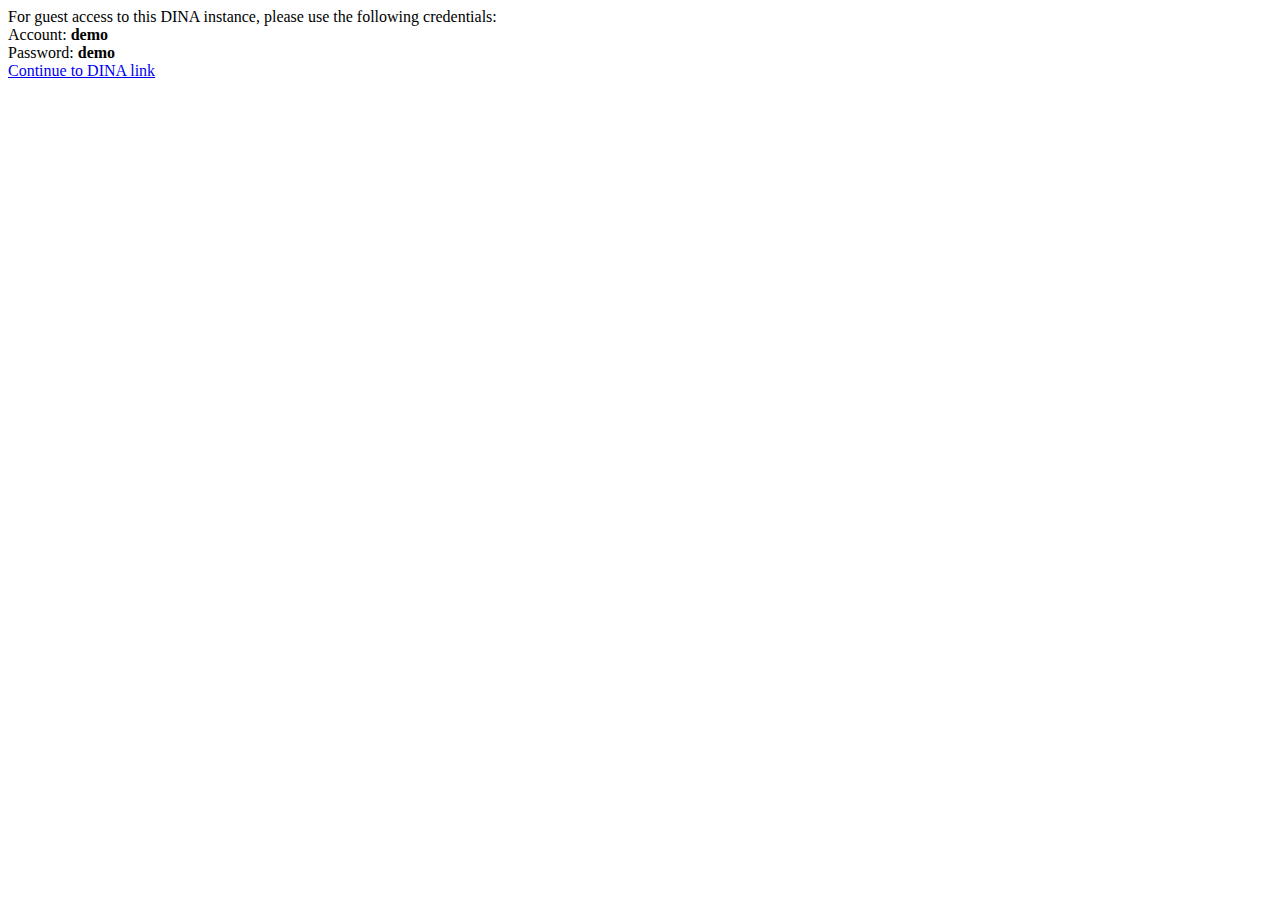
<file: static-files/welcome-bienvenue.html>
<!DOCTYPE html>
<html>
<head>
    <meta charset="UTF-8" />
    <title>Welcome/Bienvenue</title>
</head>
<body>
    For guest access to this DINA instance, please use the following credentials:<br/>
    Account: <b>demo</b><br/>
    Password: <b>demo</b><br/>

    <a href="/">Continue to DINA link</a>

</body>
</html>
</file>
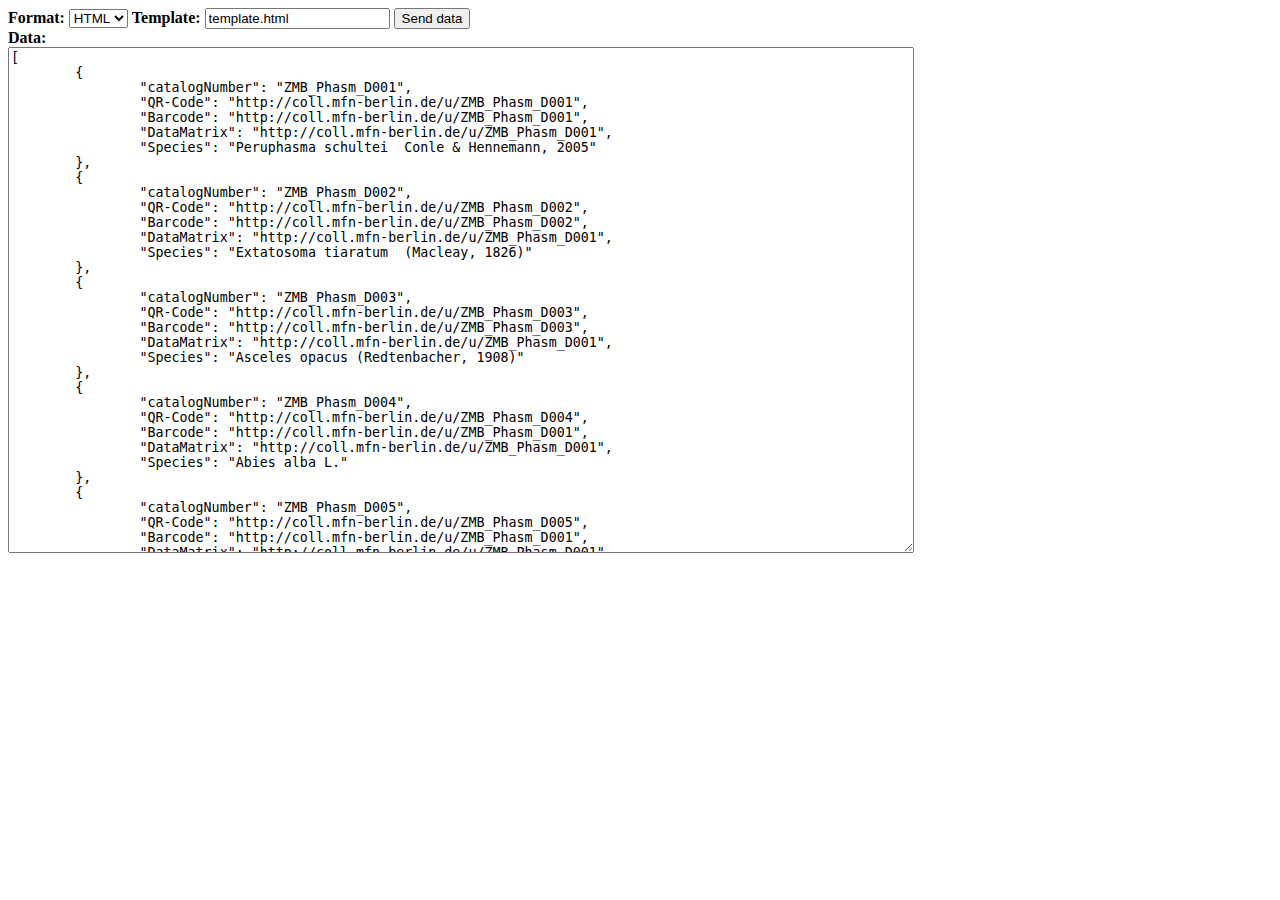
<file: report-label/templates/submit.html>
<?xml version="1.0" encoding="UTF-8"?>
<!DOCTYPE html
    PUBLIC "-//W3C//DTD XHTML 1.0 Strict//EN"
    "http://www.w3.org/TR/xhtml1/DTD/xhtml1-strict.dtd">

<html xmlns="http://www.w3.org/1999/xhtml" xml:lang="en" lang="en">
  <head>
  </head>
  <body>
    <form action="/labels/v1.0/" method="POST">
		<strong>Format: </strong><select name="format"><option value="html">HTML</option><option value="pdf">PDF</option></select>
		<strong>Template: </strong> <input type="text" name="template" value="template.html"/> <input type="submit" value="Send data"/>
		<br/>
		<strong>Data:</strong><br/>
		<textarea name="data" style="width: 900px; height: 500px;">[
	{
		"catalogNumber": "ZMB_Phasm_D001",
		"QR-Code": "http://coll.mfn-berlin.de/u/ZMB_Phasm_D001",
		"Barcode": "http://coll.mfn-berlin.de/u/ZMB_Phasm_D001",
		"DataMatrix": "http://coll.mfn-berlin.de/u/ZMB_Phasm_D001",
		"Species": "Peruphasma schultei  Conle &amp; Hennemann, 2005"
	},
	{
		"catalogNumber": "ZMB_Phasm_D002",
		"QR-Code": "http://coll.mfn-berlin.de/u/ZMB_Phasm_D002",
		"Barcode": "http://coll.mfn-berlin.de/u/ZMB_Phasm_D002",
		"DataMatrix": "http://coll.mfn-berlin.de/u/ZMB_Phasm_D001",
		"Species": "Extatosoma tiaratum  (Macleay, 1826)"
	},
	{
		"catalogNumber": "ZMB_Phasm_D003",
		"QR-Code": "http://coll.mfn-berlin.de/u/ZMB_Phasm_D003",
		"Barcode": "http://coll.mfn-berlin.de/u/ZMB_Phasm_D003",
		"DataMatrix": "http://coll.mfn-berlin.de/u/ZMB_Phasm_D001",
		"Species": "Asceles opacus (Redtenbacher, 1908)"
	},
	{
		"catalogNumber": "ZMB_Phasm_D004",
		"QR-Code": "http://coll.mfn-berlin.de/u/ZMB_Phasm_D004",
		"Barcode": "http://coll.mfn-berlin.de/u/ZMB_Phasm_D001",
		"DataMatrix": "http://coll.mfn-berlin.de/u/ZMB_Phasm_D001",
		"Species": "Abies alba L."
	},
	{
		"catalogNumber": "ZMB_Phasm_D005",
		"QR-Code": "http://coll.mfn-berlin.de/u/ZMB_Phasm_D005",
		"Barcode": "http://coll.mfn-berlin.de/u/ZMB_Phasm_D001",
		"DataMatrix": "http://coll.mfn-berlin.de/u/ZMB_Phasm_D001",
		"Species": "Abies alba L."
	},
	{
		"catalogNumber": "ZMB_Phasm_D006",
		"QR-Code": "http://coll.mfn-berlin.de/u/ZMB_Phasm_D006",
		"Barcode": "http://coll.mfn-berlin.de/u/ZMB_Phasm_D001",
		"DataMatrix": "http://coll.mfn-berlin.de/u/ZMB_Phasm_D001",
		"Species": "Abies alba L."
	},
	{
		"catalogNumber": "ZMB_Phasm_D001",
		"QR-Code": "http://coll.mfn-berlin.de/u/ZMB_Phasm_D001",
		"Barcode": "http://coll.mfn-berlin.de/u/ZMB_Phasm_D001",
		"DataMatrix": "http://coll.mfn-berlin.de/u/ZMB_Phasm_D001",
		"Species": "Abies alba L."
	},
	{
		"catalogNumber": "ZMB_Phasm_D002",
		"QR-Code": "http://coll.mfn-berlin.de/u/ZMB_Phasm_D002",
		"Barcode": "http://coll.mfn-berlin.de/u/ZMB_Phasm_D001",
		"DataMatrix": "http://coll.mfn-berlin.de/u/ZMB_Phasm_D001",
		"Species": "Abies alba L."
	},
	{
		"catalogNumber": "ZMB_Phasm_D003",
		"QR-Code": "http://coll.mfn-berlin.de/u/ZMB_Phasm_D003",
		"Barcode": "http://coll.mfn-berlin.de/u/ZMB_Phasm_D001",
		"DataMatrix": "http://coll.mfn-berlin.de/u/ZMB_Phasm_D001",
		"Species": "Abies alba L."
	},
	{
		"catalogNumber": "ZMB_Phasm_D004",
		"QR-Code": "http://coll.mfn-berlin.de/u/ZMB_Phasm_D004",
		"Barcode": "http://coll.mfn-berlin.de/u/ZMB_Phasm_D001",
		"DataMatrix": "http://coll.mfn-berlin.de/u/ZMB_Phasm_D001",
		"Species": "Abies alba L."
	},
	{
		"catalogNumber": "ZMB_Phasm_D005",
		"QR-Code": "http://coll.mfn-berlin.de/u/ZMB_Phasm_D005",
		"Barcode": "http://coll.mfn-berlin.de/u/ZMB_Phasm_D001",
		"DataMatrix": "http://coll.mfn-berlin.de/u/ZMB_Phasm_D001",
		"Species": "Abies alba L."
	},
	{
		"catalogNumber": "ZMB_Phasm_D006",
		"QR-Code": "http://coll.mfn-berlin.de/u/ZMB_Phasm_D006",
		"Barcode": "http://coll.mfn-berlin.de/u/ZMB_Phasm_D001",
		"DataMatrix": "http://coll.mfn-berlin.de/u/ZMB_Phasm_D001",
		"Species": "Abies alba L."
	},
	{
		"catalogNumber": "ZMB_Phasm_D001",
		"QR-Code": "http://coll.mfn-berlin.de/u/ZMB_Phasm_D001",
		"Barcode": "http://coll.mfn-berlin.de/u/ZMB_Phasm_D001",
		"DataMatrix": "http://coll.mfn-berlin.de/u/ZMB_Phasm_D001",
		"Species": "Abies alba L."
	},
	{
		"catalogNumber": "ZMB_Phasm_D002",
		"QR-Code": "http://coll.mfn-berlin.de/u/ZMB_Phasm_D002",
		"Barcode": "http://coll.mfn-berlin.de/u/ZMB_Phasm_D001",
		"DataMatrix": "http://coll.mfn-berlin.de/u/ZMB_Phasm_D001",
		"Species": "Abies alba L."
	},
	{
		"catalogNumber": "ZMB_Phasm_D003",
		"QR-Code": "http://coll.mfn-berlin.de/u/ZMB_Phasm_D003",
		"Barcode": "http://coll.mfn-berlin.de/u/ZMB_Phasm_D001",
		"DataMatrix": "http://coll.mfn-berlin.de/u/ZMB_Phasm_D001",
		"Species": "Abies alba L."
	},
	{
		"catalogNumber": "ZMB_Phasm_D004",
		"QR-Code": "http://coll.mfn-berlin.de/u/ZMB_Phasm_D004",
		"Barcode": "http://coll.mfn-berlin.de/u/ZMB_Phasm_D001",
		"DataMatrix": "http://coll.mfn-berlin.de/u/ZMB_Phasm_D001",
		"Species": "Abies alba L."
	},
	{
		"catalogNumber": "ZMB_Phasm_D005",
		"QR-Code": "http://coll.mfn-berlin.de/u/ZMB_Phasm_D005",
		"Barcode": "http://coll.mfn-berlin.de/u/ZMB_Phasm_D001",
		"DataMatrix": "http://coll.mfn-berlin.de/u/ZMB_Phasm_D001",
		"Species": "Abies alba L."
	},
	{
		"catalogNumber": "ZMB_Phasm_D006",
		"QR-Code": "http://coll.mfn-berlin.de/u/ZMB_Phasm_D006",
		"Barcode": "http://coll.mfn-berlin.de/u/ZMB_Phasm_D001",
		"DataMatrix": "http://coll.mfn-berlin.de/u/ZMB_Phasm_D001",
		"Species": "Abies alba L."
	},
	{
		"catalogNumber": "ZMB_Phasm_D001",
		"QR-Code": "http://coll.mfn-berlin.de/u/ZMB_Phasm_D001",
		"Barcode": "http://coll.mfn-berlin.de/u/ZMB_Phasm_D001",
		"DataMatrix": "http://coll.mfn-berlin.de/u/ZMB_Phasm_D001",
		"Species": "Abies alba L."
	},
	{
		"catalogNumber": "ZMB_Phasm_D002",
		"QR-Code": "http://coll.mfn-berlin.de/u/ZMB_Phasm_D002",
		"Barcode": "http://coll.mfn-berlin.de/u/ZMB_Phasm_D001",
		"DataMatrix": "http://coll.mfn-berlin.de/u/ZMB_Phasm_D001",
		"Species": "Abies alba L."
	},
	{
		"catalogNumber": "ZMB_Phasm_D003",
		"QR-Code": "http://coll.mfn-berlin.de/u/ZMB_Phasm_D003",
		"Barcode": "http://coll.mfn-berlin.de/u/ZMB_Phasm_D001",
		"DataMatrix": "http://coll.mfn-berlin.de/u/ZMB_Phasm_D001",
		"Species": "Abies alba L."
	},
	{
		"catalogNumber": "ZMB_Phasm_D004",
		"QR-Code": "http://coll.mfn-berlin.de/u/ZMB_Phasm_D004",
		"Barcode": "http://coll.mfn-berlin.de/u/ZMB_Phasm_D001",
		"DataMatrix": "http://coll.mfn-berlin.de/u/ZMB_Phasm_D001",
		"Species": "Abies alba L."
	},
	{
		"catalogNumber": "ZMB_Phasm_D005",
		"QR-Code": "http://coll.mfn-berlin.de/u/ZMB_Phasm_D005",
		"Barcode": "http://coll.mfn-berlin.de/u/ZMB_Phasm_D001",
		"DataMatrix": "http://coll.mfn-berlin.de/u/ZMB_Phasm_D001",
		"Species": "Abies alba L."
	},
	{
		"catalogNumber": "ZMB_Phasm_D006",
		"QR-Code": "http://coll.mfn-berlin.de/u/ZMB_Phasm_D006",
		"Barcode": "http://coll.mfn-berlin.de/u/ZMB_Phasm_D001",
		"DataMatrix": "http://coll.mfn-berlin.de/u/ZMB_Phasm_D001",
		"Species": "Abies alba L."
	},
	{
		"catalogNumber": "ZMB_Phasm_D001",
		"QR-Code": "http://coll.mfn-berlin.de/u/ZMB_Phasm_D001",
		"Barcode": "http://coll.mfn-berlin.de/u/ZMB_Phasm_D001",
		"DataMatrix": "http://coll.mfn-berlin.de/u/ZMB_Phasm_D001",
		"Species": "Abies alba L."
	},
	{
		"catalogNumber": "ZMB_Phasm_D002",
		"QR-Code": "http://coll.mfn-berlin.de/u/ZMB_Phasm_D002",
		"Barcode": "http://coll.mfn-berlin.de/u/ZMB_Phasm_D001",
		"DataMatrix": "http://coll.mfn-berlin.de/u/ZMB_Phasm_D001",
		"Species": "Abies alba L."
	},
	{
		"catalogNumber": "ZMB_Phasm_D003",
		"QR-Code": "http://coll.mfn-berlin.de/u/ZMB_Phasm_D003",
		"Barcode": "http://coll.mfn-berlin.de/u/ZMB_Phasm_D001",
		"DataMatrix": "http://coll.mfn-berlin.de/u/ZMB_Phasm_D001",
		"Species": "Abies alba L."
	},
	{
		"catalogNumber": "ZMB_Phasm_D004",
		"QR-Code": "http://coll.mfn-berlin.de/u/ZMB_Phasm_D004",
		"Barcode": "http://coll.mfn-berlin.de/u/ZMB_Phasm_D001",
		"DataMatrix": "http://coll.mfn-berlin.de/u/ZMB_Phasm_D001",
		"Species": "Abies alba L."
	},
	{
		"catalogNumber": "ZMB_Phasm_D005",
		"QR-Code": "http://coll.mfn-berlin.de/u/ZMB_Phasm_D005",
		"Barcode": "http://coll.mfn-berlin.de/u/ZMB_Phasm_D001",
		"DataMatrix": "http://coll.mfn-berlin.de/u/ZMB_Phasm_D001",
		"Species": "Abies alba L."
	},
	{
		"catalogNumber": "ZMB_Phasm_D006",
		"QR-Code": "http://coll.mfn-berlin.de/u/ZMB_Phasm_D006",
		"Barcode": "http://coll.mfn-berlin.de/u/ZMB_Phasm_D001",
		"DataMatrix": "http://coll.mfn-berlin.de/u/ZMB_Phasm_D001",
		"Species": "Abies alba L."
	},
	{
		"catalogNumber": "ZMB_Phasm_D001",
		"QR-Code": "http://coll.mfn-berlin.de/u/ZMB_Phasm_D001",
		"Barcode": "http://coll.mfn-berlin.de/u/ZMB_Phasm_D001",
		"DataMatrix": "http://coll.mfn-berlin.de/u/ZMB_Phasm_D001",
		"Species": "Abies alba L."
	},
	{
		"catalogNumber": "ZMB_Phasm_D002",
		"QR-Code": "http://coll.mfn-berlin.de/u/ZMB_Phasm_D002",
		"Barcode": "http://coll.mfn-berlin.de/u/ZMB_Phasm_D001",
		"DataMatrix": "http://coll.mfn-berlin.de/u/ZMB_Phasm_D001",
		"Species": "Abies alba L."
	},
	{
		"catalogNumber": "ZMB_Phasm_D003",
		"QR-Code": "http://coll.mfn-berlin.de/u/ZMB_Phasm_D003",
		"Barcode": "http://coll.mfn-berlin.de/u/ZMB_Phasm_D001",
		"DataMatrix": "http://coll.mfn-berlin.de/u/ZMB_Phasm_D001",
		"Species": "Abies alba L."
	},
	{
		"catalogNumber": "ZMB_Phasm_D004",
		"QR-Code": "http://coll.mfn-berlin.de/u/ZMB_Phasm_D004",
		"Barcode": "http://coll.mfn-berlin.de/u/ZMB_Phasm_D001",
		"DataMatrix": "http://coll.mfn-berlin.de/u/ZMB_Phasm_D001",
		"Species": "Abies alba L."
	},
	{
		"catalogNumber": "ZMB_Phasm_D005",
		"QR-Code": "http://coll.mfn-berlin.de/u/ZMB_Phasm_D005",
		"Barcode": "http://coll.mfn-berlin.de/u/ZMB_Phasm_D001",
		"DataMatrix": "http://coll.mfn-berlin.de/u/ZMB_Phasm_D001",
		"Species": "Abies alba L."
	},
	{
		"catalogNumber": "ZMB_Phasm_D006",
		"QR-Code": "http://coll.mfn-berlin.de/u/ZMB_Phasm_D006",
		"Barcode": "http://coll.mfn-berlin.de/u/ZMB_Phasm_D001",
		"DataMatrix": "http://coll.mfn-berlin.de/u/ZMB_Phasm_D001",
		"Species": "Abies alba L."
	},
	{
		"catalogNumber": "ZMB_Phasm_D001",
		"QR-Code": "http://coll.mfn-berlin.de/u/ZMB_Phasm_D001",
		"Barcode": "http://coll.mfn-berlin.de/u/ZMB_Phasm_D001",
		"DataMatrix": "http://coll.mfn-berlin.de/u/ZMB_Phasm_D001",
		"Species": "Abies alba L."
	},
	{
		"catalogNumber": "ZMB_Phasm_D002",
		"QR-Code": "http://coll.mfn-berlin.de/u/ZMB_Phasm_D002",
		"Barcode": "http://coll.mfn-berlin.de/u/ZMB_Phasm_D001",
		"DataMatrix": "http://coll.mfn-berlin.de/u/ZMB_Phasm_D001",
		"Species": "Abies alba L."
	},
	{
		"catalogNumber": "ZMB_Phasm_D003",
		"QR-Code": "http://coll.mfn-berlin.de/u/ZMB_Phasm_D003",
		"Barcode": "http://coll.mfn-berlin.de/u/ZMB_Phasm_D001",
		"DataMatrix": "http://coll.mfn-berlin.de/u/ZMB_Phasm_D001",
		"Species": "Abies alba L."
	},
	{
		"catalogNumber": "ZMB_Phasm_D004",
		"QR-Code": "http://coll.mfn-berlin.de/u/ZMB_Phasm_D004",
		"Barcode": "http://coll.mfn-berlin.de/u/ZMB_Phasm_D001",
		"DataMatrix": "http://coll.mfn-berlin.de/u/ZMB_Phasm_D001",
		"Species": "Abies alba L."
	},
	{
		"catalogNumber": "ZMB_Phasm_D005",
		"QR-Code": "http://coll.mfn-berlin.de/u/ZMB_Phasm_D005",
		"Barcode": "http://coll.mfn-berlin.de/u/ZMB_Phasm_D001",
		"DataMatrix": "http://coll.mfn-berlin.de/u/ZMB_Phasm_D001",
		"Species": "Abies alba L."
	},
	{
		"catalogNumber": "ZMB_Phasm_D006",
		"QR-Code": "http://coll.mfn-berlin.de/u/ZMB_Phasm_D006",
		"Barcode": "http://coll.mfn-berlin.de/u/ZMB_Phasm_D001",
		"DataMatrix": "http://coll.mfn-berlin.de/u/ZMB_Phasm_D001",
		"Species": "Abies alba L."
	},
	{
		"catalogNumber": "ZMB_Phasm_D001",
		"QR-Code": "http://coll.mfn-berlin.de/u/ZMB_Phasm_D001",
		"Barcode": "http://coll.mfn-berlin.de/u/ZMB_Phasm_D001",
		"DataMatrix": "http://coll.mfn-berlin.de/u/ZMB_Phasm_D001",
		"Species": "Abies alba L."
	},
	{
		"catalogNumber": "ZMB_Phasm_D002",
		"QR-Code": "http://coll.mfn-berlin.de/u/ZMB_Phasm_D002",
		"Barcode": "http://coll.mfn-berlin.de/u/ZMB_Phasm_D001",
		"DataMatrix": "http://coll.mfn-berlin.de/u/ZMB_Phasm_D001",
		"Species": "Abies alba L."
	},
	{
		"catalogNumber": "ZMB_Phasm_D003",
		"QR-Code": "http://coll.mfn-berlin.de/u/ZMB_Phasm_D003",
		"Barcode": "http://coll.mfn-berlin.de/u/ZMB_Phasm_D001",
		"DataMatrix": "http://coll.mfn-berlin.de/u/ZMB_Phasm_D001",
		"Species": "Abies alba L."
	},
	{
		"catalogNumber": "ZMB_Phasm_D004",
		"QR-Code": "http://coll.mfn-berlin.de/u/ZMB_Phasm_D004",
		"Barcode": "http://coll.mfn-berlin.de/u/ZMB_Phasm_D001",
		"DataMatrix": "http://coll.mfn-berlin.de/u/ZMB_Phasm_D001",
		"Species": "Abies alba L."
	},
	{
		"catalogNumber": "ZMB_Phasm_D005",
		"QR-Code": "http://coll.mfn-berlin.de/u/ZMB_Phasm_D005",
		"Barcode": "http://coll.mfn-berlin.de/u/ZMB_Phasm_D001",
		"DataMatrix": "http://coll.mfn-berlin.de/u/ZMB_Phasm_D001",
		"Species": "Abies alba L."
	},
	{
		"catalogNumber": "ZMB_Phasm_D006",
		"QR-Code": "http://coll.mfn-berlin.de/u/ZMB_Phasm_D006",
		"Barcode": "http://coll.mfn-berlin.de/u/ZMB_Phasm_D001",
		"DataMatrix": "http://coll.mfn-berlin.de/u/ZMB_Phasm_D001",
		"Species": "Abies alba L."
	},
	{
		"catalogNumber": "ZMB_Phasm_D001",
		"QR-Code": "http://coll.mfn-berlin.de/u/ZMB_Phasm_D001",
		"Barcode": "http://coll.mfn-berlin.de/u/ZMB_Phasm_D001",
		"DataMatrix": "http://coll.mfn-berlin.de/u/ZMB_Phasm_D001",
		"Species": "Abies alba L."
	},
	{
		"catalogNumber": "ZMB_Phasm_D002",
		"QR-Code": "http://coll.mfn-berlin.de/u/ZMB_Phasm_D002",
		"Barcode": "http://coll.mfn-berlin.de/u/ZMB_Phasm_D001",
		"DataMatrix": "http://coll.mfn-berlin.de/u/ZMB_Phasm_D001",
		"Species": "Abies alba L."
	},
	{
		"catalogNumber": "ZMB_Phasm_D003",
		"QR-Code": "http://coll.mfn-berlin.de/u/ZMB_Phasm_D003",
		"Barcode": "http://coll.mfn-berlin.de/u/ZMB_Phasm_D001",
		"DataMatrix": "http://coll.mfn-berlin.de/u/ZMB_Phasm_D001",
		"Species": "Abies alba L."
	},
	{
		"catalogNumber": "ZMB_Phasm_D001",
		"QR-Code": "http://coll.mfn-berlin.de/u/ZMB_Phasm_D001",
		"Barcode": "http://coll.mfn-berlin.de/u/ZMB_Phasm_D001",
		"DataMatrix": "http://coll.mfn-berlin.de/u/ZMB_Phasm_D001",
		"Species": "Abies alba L."
	},
	{
		"catalogNumber": "ZMB_Phasm_D002",
		"QR-Code": "http://coll.mfn-berlin.de/u/ZMB_Phasm_D002",
		"Barcode": "http://coll.mfn-berlin.de/u/ZMB_Phasm_D001",
		"DataMatrix": "http://coll.mfn-berlin.de/u/ZMB_Phasm_D001",
		"Species": "Abies alba L."
	},
	{
		"catalogNumber": "ZMB_Phasm_D003",
		"QR-Code": "http://coll.mfn-berlin.de/u/ZMB_Phasm_D003",
		"Barcode": "http://coll.mfn-berlin.de/u/ZMB_Phasm_D001",
		"DataMatrix": "http://coll.mfn-berlin.de/u/ZMB_Phasm_D001",
		"Species": "Abies alba L."
	},
	{
		"catalogNumber": "ZMB_Phasm_D004",
		"QR-Code": "http://coll.mfn-berlin.de/u/ZMB_Phasm_D004",
		"Barcode": "http://coll.mfn-berlin.de/u/ZMB_Phasm_D001",
		"DataMatrix": "http://coll.mfn-berlin.de/u/ZMB_Phasm_D001",
		"Species": "Abies alba L."
	},
	{
		"catalogNumber": "ZMB_Phasm_D005",
		"QR-Code": "http://coll.mfn-berlin.de/u/ZMB_Phasm_D005",
		"Barcode": "http://coll.mfn-berlin.de/u/ZMB_Phasm_D001",
		"DataMatrix": "http://coll.mfn-berlin.de/u/ZMB_Phasm_D001",
		"Species": "Abies alba L."
	},
	{
		"catalogNumber": "ZMB_Phasm_D006",
		"QR-Code": "http://coll.mfn-berlin.de/u/ZMB_Phasm_D006",
		"Barcode": "http://coll.mfn-berlin.de/u/ZMB_Phasm_D001",
		"DataMatrix": "http://coll.mfn-berlin.de/u/ZMB_Phasm_D001",
		"Species": "Abies alba L."
	},
	{
		"catalogNumber": "ZMB_Phasm_D001",
		"QR-Code": "http://coll.mfn-berlin.de/u/ZMB_Phasm_D001",
		"Barcode": "http://coll.mfn-berlin.de/u/ZMB_Phasm_D001",
		"DataMatrix": "http://coll.mfn-berlin.de/u/ZMB_Phasm_D001",
		"Species": "Abies alba L."
	},
	{
		"catalogNumber": "ZMB_Phasm_D002",
		"QR-Code": "http://coll.mfn-berlin.de/u/ZMB_Phasm_D002",
		"Barcode": "http://coll.mfn-berlin.de/u/ZMB_Phasm_D001",
		"DataMatrix": "http://coll.mfn-berlin.de/u/ZMB_Phasm_D001",
		"Species": "Abies alba L."
	},
	{
		"catalogNumber": "ZMB_Phasm_D003",
		"QR-Code": "http://coll.mfn-berlin.de/u/ZMB_Phasm_D003",
		"Barcode": "http://coll.mfn-berlin.de/u/ZMB_Phasm_D001",
		"DataMatrix": "http://coll.mfn-berlin.de/u/ZMB_Phasm_D001",
		"Species": "Abies alba L."
	},
	{
		"catalogNumber": "ZMB_Phasm_D004",
		"QR-Code": "http://coll.mfn-berlin.de/u/ZMB_Phasm_D004",
		"Barcode": "http://coll.mfn-berlin.de/u/ZMB_Phasm_D001",
		"DataMatrix": "http://coll.mfn-berlin.de/u/ZMB_Phasm_D001",
		"Species": "Abies alba L."
	},
	{
		"catalogNumber": "ZMB_Phasm_D005",
		"QR-Code": "http://coll.mfn-berlin.de/u/ZMB_Phasm_D005",
		"Barcode": "http://coll.mfn-berlin.de/u/ZMB_Phasm_D001",
		"DataMatrix": "http://coll.mfn-berlin.de/u/ZMB_Phasm_D001",
		"Species": "Abies alba L."
	},
	{
		"catalogNumber": "ZMB_Phasm_D006",
		"QR-Code": "http://coll.mfn-berlin.de/u/ZMB_Phasm_D006",
		"Barcode": "http://coll.mfn-berlin.de/u/ZMB_Phasm_D001",
		"DataMatrix": "http://coll.mfn-berlin.de/u/ZMB_Phasm_D001",
		"Species": "Abies alba L."
	},
	{
		"catalogNumber": "ZMB_Phasm_D001",
		"QR-Code": "http://coll.mfn-berlin.de/u/ZMB_Phasm_D001",
		"Barcode": "http://coll.mfn-berlin.de/u/ZMB_Phasm_D001",
		"DataMatrix": "http://coll.mfn-berlin.de/u/ZMB_Phasm_D001",
		"Species": "Abies alba L."
	},
	{
		"catalogNumber": "ZMB_Phasm_D002",
		"QR-Code": "http://coll.mfn-berlin.de/u/ZMB_Phasm_D002",
		"Barcode": "http://coll.mfn-berlin.de/u/ZMB_Phasm_D001",
		"DataMatrix": "http://coll.mfn-berlin.de/u/ZMB_Phasm_D001",
		"Species": "Abies alba L."
	},
	{
		"catalogNumber": "ZMB_Phasm_D003",
		"QR-Code": "http://coll.mfn-berlin.de/u/ZMB_Phasm_D003",
		"Barcode": "http://coll.mfn-berlin.de/u/ZMB_Phasm_D001",
		"DataMatrix": "http://coll.mfn-berlin.de/u/ZMB_Phasm_D001",
		"Species": "Abies alba L."
	},
	{
		"catalogNumber": "ZMB_Phasm_D004",
		"QR-Code": "http://coll.mfn-berlin.de/u/ZMB_Phasm_D004",
		"Barcode": "http://coll.mfn-berlin.de/u/ZMB_Phasm_D001",
		"DataMatrix": "http://coll.mfn-berlin.de/u/ZMB_Phasm_D001",
		"Species": "Abies alba L."
	},
	{
		"catalogNumber": "ZMB_Phasm_D005",
		"QR-Code": "http://coll.mfn-berlin.de/u/ZMB_Phasm_D005",
		"Barcode": "http://coll.mfn-berlin.de/u/ZMB_Phasm_D001",
		"DataMatrix": "http://coll.mfn-berlin.de/u/ZMB_Phasm_D001",
		"Species": "Abies alba L."
	},
	{
		"catalogNumber": "ZMB_Phasm_D006",
		"QR-Code": "http://coll.mfn-berlin.de/u/ZMB_Phasm_D006",
		"Barcode": "http://coll.mfn-berlin.de/u/ZMB_Phasm_D001",
		"DataMatrix": "http://coll.mfn-berlin.de/u/ZMB_Phasm_D001",
		"Species": "Abies alba L."
	},
	{
		"catalogNumber": "ZMB_Phasm_D001",
		"QR-Code": "http://coll.mfn-berlin.de/u/ZMB_Phasm_D001",
		"Barcode": "http://coll.mfn-berlin.de/u/ZMB_Phasm_D001",
		"DataMatrix": "http://coll.mfn-berlin.de/u/ZMB_Phasm_D001",
		"Species": "Abies alba L."
	},
	{
		"catalogNumber": "ZMB_Phasm_D002",
		"QR-Code": "http://coll.mfn-berlin.de/u/ZMB_Phasm_D002",
		"Barcode": "http://coll.mfn-berlin.de/u/ZMB_Phasm_D001",
		"DataMatrix": "http://coll.mfn-berlin.de/u/ZMB_Phasm_D001",
		"Species": "Abies alba L."
	},
	{
		"catalogNumber": "ZMB_Phasm_D003",
		"QR-Code": "http://coll.mfn-berlin.de/u/ZMB_Phasm_D003",
		"Barcode": "http://coll.mfn-berlin.de/u/ZMB_Phasm_D001",
		"DataMatrix": "http://coll.mfn-berlin.de/u/ZMB_Phasm_D001",
		"Species": "Abies alba L."
	},
	{
		"catalogNumber": "ZMB_Phasm_D004",
		"QR-Code": "http://coll.mfn-berlin.de/u/ZMB_Phasm_D004",
		"Barcode": "http://coll.mfn-berlin.de/u/ZMB_Phasm_D001",
		"DataMatrix": "http://coll.mfn-berlin.de/u/ZMB_Phasm_D001",
		"Species": "Abies alba L."
	},
	{
		"catalogNumber": "ZMB_Phasm_D005",
		"QR-Code": "http://coll.mfn-berlin.de/u/ZMB_Phasm_D005",
		"Barcode": "http://coll.mfn-berlin.de/u/ZMB_Phasm_D001",
		"DataMatrix": "http://coll.mfn-berlin.de/u/ZMB_Phasm_D001",
		"Species": "Abies alba L."
	},
	{
		"catalogNumber": "ZMB_Phasm_D006",
		"QR-Code": "http://coll.mfn-berlin.de/u/ZMB_Phasm_D006",
		"Barcode": "http://coll.mfn-berlin.de/u/ZMB_Phasm_D001",
		"DataMatrix": "http://coll.mfn-berlin.de/u/ZMB_Phasm_D001",
		"Species": "Abies alba L."
	},
	{
		"catalogNumber": "ZMB_Phasm_D001",
		"QR-Code": "http://coll.mfn-berlin.de/u/ZMB_Phasm_D001",
		"Barcode": "http://coll.mfn-berlin.de/u/ZMB_Phasm_D001",
		"DataMatrix": "http://coll.mfn-berlin.de/u/ZMB_Phasm_D001",
		"Species": "Abies alba L."
	},
	{
		"catalogNumber": "ZMB_Phasm_D002",
		"QR-Code": "http://coll.mfn-berlin.de/u/ZMB_Phasm_D002",
		"Barcode": "http://coll.mfn-berlin.de/u/ZMB_Phasm_D001",
		"DataMatrix": "http://coll.mfn-berlin.de/u/ZMB_Phasm_D001",
		"Species": "Abies alba L."
	},
	{
		"catalogNumber": "ZMB_Phasm_D003",
		"QR-Code": "http://coll.mfn-berlin.de/u/ZMB_Phasm_D003",
		"Barcode": "http://coll.mfn-berlin.de/u/ZMB_Phasm_D001",
		"DataMatrix": "http://coll.mfn-berlin.de/u/ZMB_Phasm_D001",
		"Species": "Abies alba L."
	},
	{
		"catalogNumber": "ZMB_Phasm_D004",
		"QR-Code": "http://coll.mfn-berlin.de/u/ZMB_Phasm_D004",
		"Barcode": "http://coll.mfn-berlin.de/u/ZMB_Phasm_D001",
		"DataMatrix": "http://coll.mfn-berlin.de/u/ZMB_Phasm_D001",
		"Species": "Abies alba L."
	},
	{
		"catalogNumber": "ZMB_Phasm_D005",
		"QR-Code": "http://coll.mfn-berlin.de/u/ZMB_Phasm_D005",
		"Barcode": "http://coll.mfn-berlin.de/u/ZMB_Phasm_D001",
		"DataMatrix": "http://coll.mfn-berlin.de/u/ZMB_Phasm_D001",
		"Species": "Abies alba L."
	},
	{
		"catalogNumber": "ZMB_Phasm_D006",
		"QR-Code": "http://coll.mfn-berlin.de/u/ZMB_Phasm_D006",
		"Barcode": "http://coll.mfn-berlin.de/u/ZMB_Phasm_D001",
		"DataMatrix": "http://coll.mfn-berlin.de/u/ZMB_Phasm_D001",
		"Species": "Abies alba L."
	},
	{
		"catalogNumber": "ZMB_Phasm_D001",
		"QR-Code": "http://coll.mfn-berlin.de/u/ZMB_Phasm_D001",
		"Barcode": "http://coll.mfn-berlin.de/u/ZMB_Phasm_D001",
		"DataMatrix": "http://coll.mfn-berlin.de/u/ZMB_Phasm_D001",
		"Species": "Abies alba L."
	},
	{
		"catalogNumber": "ZMB_Phasm_D002",
		"QR-Code": "http://coll.mfn-berlin.de/u/ZMB_Phasm_D002",
		"Barcode": "http://coll.mfn-berlin.de/u/ZMB_Phasm_D001",
		"DataMatrix": "http://coll.mfn-berlin.de/u/ZMB_Phasm_D001",
		"Species": "Abies alba L."
	},
	{
		"catalogNumber": "ZMB_Phasm_D003",
		"QR-Code": "http://coll.mfn-berlin.de/u/ZMB_Phasm_D003",
		"Barcode": "http://coll.mfn-berlin.de/u/ZMB_Phasm_D001",
		"DataMatrix": "http://coll.mfn-berlin.de/u/ZMB_Phasm_D001",
		"Species": "Abies alba L."
	},
	{
		"catalogNumber": "ZMB_Phasm_D004",
		"QR-Code": "http://coll.mfn-berlin.de/u/ZMB_Phasm_D004",
		"Barcode": "http://coll.mfn-berlin.de/u/ZMB_Phasm_D001",
		"DataMatrix": "http://coll.mfn-berlin.de/u/ZMB_Phasm_D001",
		"Species": "Abies alba L."
	},
	{
		"catalogNumber": "ZMB_Phasm_D005",
		"QR-Code": "http://coll.mfn-berlin.de/u/ZMB_Phasm_D005",
		"Barcode": "http://coll.mfn-berlin.de/u/ZMB_Phasm_D001",
		"DataMatrix": "http://coll.mfn-berlin.de/u/ZMB_Phasm_D001",
		"Species": "Abies alba L."
	},
	{
		"catalogNumber": "ZMB_Phasm_D006",
		"QR-Code": "http://coll.mfn-berlin.de/u/ZMB_Phasm_D006",
		"Barcode": "http://coll.mfn-berlin.de/u/ZMB_Phasm_D001",
		"DataMatrix": "http://coll.mfn-berlin.de/u/ZMB_Phasm_D001",
		"Species": "Abies alba L."
	},
	{
		"catalogNumber": "ZMB_Phasm_D001",
		"QR-Code": "http://coll.mfn-berlin.de/u/ZMB_Phasm_D001",
		"Barcode": "http://coll.mfn-berlin.de/u/ZMB_Phasm_D001",
		"DataMatrix": "http://coll.mfn-berlin.de/u/ZMB_Phasm_D001",
		"Species": "Abies alba L."
	},
	{
		"catalogNumber": "ZMB_Phasm_D002",
		"QR-Code": "http://coll.mfn-berlin.de/u/ZMB_Phasm_D002",
		"Barcode": "http://coll.mfn-berlin.de/u/ZMB_Phasm_D001",
		"DataMatrix": "http://coll.mfn-berlin.de/u/ZMB_Phasm_D001",
		"Species": "Abies alba L."
	},
	{
		"catalogNumber": "ZMB_Phasm_D003",
		"QR-Code": "http://coll.mfn-berlin.de/u/ZMB_Phasm_D003",
		"Barcode": "http://coll.mfn-berlin.de/u/ZMB_Phasm_D001",
		"DataMatrix": "http://coll.mfn-berlin.de/u/ZMB_Phasm_D001",
		"Species": "Abies alba L."
	},
	{
		"catalogNumber": "ZMB_Phasm_D004",
		"QR-Code": "http://coll.mfn-berlin.de/u/ZMB_Phasm_D004",
		"Barcode": "http://coll.mfn-berlin.de/u/ZMB_Phasm_D001",
		"DataMatrix": "http://coll.mfn-berlin.de/u/ZMB_Phasm_D001",
		"Species": "Abies alba L."
	},
	{
		"catalogNumber": "ZMB_Phasm_D005",
		"QR-Code": "http://coll.mfn-berlin.de/u/ZMB_Phasm_D005",
		"Barcode": "http://coll.mfn-berlin.de/u/ZMB_Phasm_D001",
		"DataMatrix": "http://coll.mfn-berlin.de/u/ZMB_Phasm_D001",
		"Species": "Abies alba L."
	},
	{
		"catalogNumber": "ZMB_Phasm_D006",
		"QR-Code": "http://coll.mfn-berlin.de/u/ZMB_Phasm_D006",
		"Barcode": "http://coll.mfn-berlin.de/u/ZMB_Phasm_D001",
		"DataMatrix": "http://coll.mfn-berlin.de/u/ZMB_Phasm_D001",
		"Species": "Abies alba L."
	},
	{
		"catalogNumber": "ZMB_Phasm_D001",
		"QR-Code": "http://coll.mfn-berlin.de/u/ZMB_Phasm_D001",
		"Barcode": "http://coll.mfn-berlin.de/u/ZMB_Phasm_D001",
		"DataMatrix": "http://coll.mfn-berlin.de/u/ZMB_Phasm_D001",
		"Species": "Abies alba L."
	},
	{
		"catalogNumber": "ZMB_Phasm_D002",
		"QR-Code": "http://coll.mfn-berlin.de/u/ZMB_Phasm_D002",
		"Barcode": "http://coll.mfn-berlin.de/u/ZMB_Phasm_D001",
		"DataMatrix": "http://coll.mfn-berlin.de/u/ZMB_Phasm_D001",
		"Species": "Abies alba L."
	},
	{
		"catalogNumber": "ZMB_Phasm_D003",
		"QR-Code": "http://coll.mfn-berlin.de/u/ZMB_Phasm_D003",
		"Barcode": "http://coll.mfn-berlin.de/u/ZMB_Phasm_D001",
		"DataMatrix": "http://coll.mfn-berlin.de/u/ZMB_Phasm_D001",
		"Species": "Abies alba L."
	},
	{
		"catalogNumber": "ZMB_Phasm_D004",
		"QR-Code": "http://coll.mfn-berlin.de/u/ZMB_Phasm_D004",
		"Barcode": "http://coll.mfn-berlin.de/u/ZMB_Phasm_D001",
		"DataMatrix": "http://coll.mfn-berlin.de/u/ZMB_Phasm_D001",
		"Species": "Abies alba L."
	},
	{
		"catalogNumber": "ZMB_Phasm_D005",
		"QR-Code": "http://coll.mfn-berlin.de/u/ZMB_Phasm_D005",
		"Barcode": "http://coll.mfn-berlin.de/u/ZMB_Phasm_D001",
		"DataMatrix": "http://coll.mfn-berlin.de/u/ZMB_Phasm_D001",
		"Species": "Abies alba L."
	},
	{
		"catalogNumber": "ZMB_Phasm_D006",
		"QR-Code": "http://coll.mfn-berlin.de/u/ZMB_Phasm_D006",
		"Barcode": "http://coll.mfn-berlin.de/u/ZMB_Phasm_D001",
		"DataMatrix": "http://coll.mfn-berlin.de/u/ZMB_Phasm_D001",
		"Species": "Abies alba L."
	},
	{
		"catalogNumber": "ZMB_Phasm_D001",
		"QR-Code": "http://coll.mfn-berlin.de/u/ZMB_Phasm_D001",
		"Barcode": "http://coll.mfn-berlin.de/u/ZMB_Phasm_D001",
		"DataMatrix": "http://coll.mfn-berlin.de/u/ZMB_Phasm_D001",
		"Species": "Abies alba L."
	},
	{
		"catalogNumber": "ZMB_Phasm_D002",
		"QR-Code": "http://coll.mfn-berlin.de/u/ZMB_Phasm_D002",
		"Barcode": "http://coll.mfn-berlin.de/u/ZMB_Phasm_D001",
		"DataMatrix": "http://coll.mfn-berlin.de/u/ZMB_Phasm_D001",
		"Species": "Abies alba L."
	},
	{
		"catalogNumber": "ZMB_Phasm_D003",
		"QR-Code": "http://coll.mfn-berlin.de/u/ZMB_Phasm_D003",
		"Barcode": "http://coll.mfn-berlin.de/u/ZMB_Phasm_D001",
		"DataMatrix": "http://coll.mfn-berlin.de/u/ZMB_Phasm_D001",
		"Species": "Abies alba L."
	},
]
		
		
		</textarea>
		
	</form>
  </body>
</html>
</file>
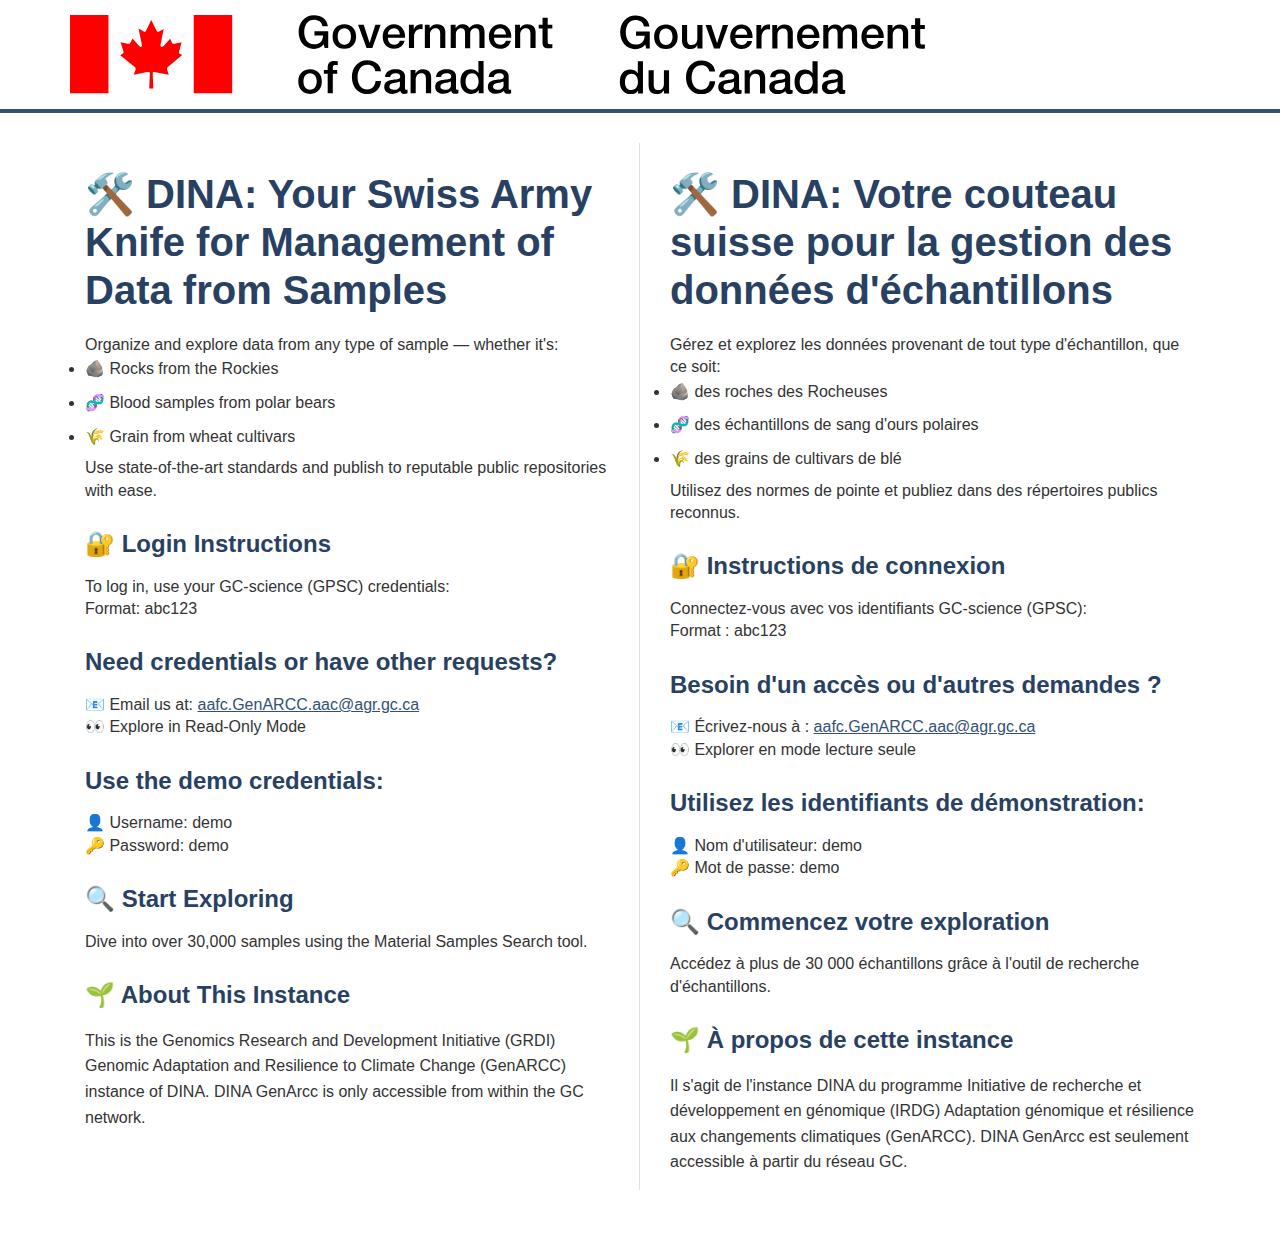
<file: helm/config/ui/welcome-bienvenue.html>
<!DOCTYPE html>
<html class="js backgroundsize borderimage csstransitions fontface svg details progressbar meter mathml cors xlargeview"
    lang="en" dir="ltr">

<head>
    <meta http-equiv="Content-Type" content="text/html; charset=UTF-8" />
    <title>Message title - Canada.ca theme</title>
    <meta content="width=device-width,initial-scale=1" name="viewport" />
    <meta name="robots" content="noindex, nofollow, noarchive" />

    <style>
        /* Basic reset and foundation styles */
        * {
            box-sizing: border-box;
        }

        body {
            font-family: "Noto Sans", sans-serif;
            font-size: 16px;
            line-height: 1.4;
            color: #333;
            margin: 0;
            padding: 0;
            background-color: #fff;
        }

        /* Container and grid system */
        .container {
            max-width: 1140px;
            margin: 0 auto;
            padding: 0 15px;
        }

        .row {
            display: flex;
            flex-wrap: wrap;
            margin: 0 -15px;
        }

        [class*="col-"] {
            padding: 0 15px;
        }

        .col-xs-8 {
            width: 66.66667%;
        }

        .col-md-6 {
            width: 50%;
        }

        .col-md-12 {
            width: 100%;
        }

        @media (min-width: 576px) {
            .col-sm-9 {
                width: 75%;
            }
        }

        @media (max-width: 767px) {
            .col-md-6 {
                width: 100%;
            }
        }

        /* Header styles */
        header {
            background-color: #fff;
            border-bottom: 4px solid #335075;
            padding: 15px 0;
        }

        #wb-bnr .brand {
            display: flex;
            align-items: center;
        }

        #wb-bnr .brand img {
            height: 40px;
            width: auto;
        }

        .wb-inv {
            position: absolute !important;
            width: 1px !important;
            height: 1px !important;
            margin: -1px !important;
            border: 0 !important;
            padding: 0 !important;
            clip: rect(0 0 0 0) !important;
            overflow: hidden !important;
        }

        /* Main content styles */
        main {
            min-height: 400px;
        }

        .mrgn-tp-lg {
            margin-top: 30px;
        }

        .mrgn-bttm-lg {
            margin-bottom: 30px;
        }

        /* Typography */
        h1 {
            font-size: 2.5em;
            font-weight: 700;
            margin-bottom: 20px;
            color: #284162;
            line-height: 1.2;
        }

        h3 {
            font-size: 1.5em;
            font-weight: 600;
            margin-top: 25px;
            margin-bottom: 15px;
            color: #284162;
        }

        p {
            margin-bottom: 15px;
            line-height: 1.6;
        }

        li {
            margin-bottom: 8px;
            line-height: 1.6;
        }

        /* Links */
        a {
            color: #335075;
            text-decoration: underline;
        }

        a:hover {
            color: #0535d2;
        }

        a:visited {
            color: #7834bc;
        }

        /* Sections */
        section {
            margin-bottom: 30px;
        }

        section[lang="en"] {
            border-right: 1px solid #e0e0e0;
            padding-right: 30px;
        }

        section[lang="fr"] {
            padding-left: 30px;
        }

        @media (max-width: 767px) {
            section[lang="en"] {
                border-right: none;
                padding-right: 15px;
                margin-bottom: 40px;
            }

            section[lang="fr"] {
                padding-left: 15px;
                border-top: 1px solid #e0e0e0;
                padding-top: 30px;
            }

            h1 {
                font-size: 2em;
            }

            h3 {
                font-size: 1.3em;
            }
        }

        /* Canada.ca theme specific styles */
        body[vocab] {
            background: #fff;
        }

        /* Accessibility improvements */
        @media (prefers-reduced-motion: reduce) {
            * {
                animation-duration: 0.01ms !important;
                animation-iteration-count: 1 !important;
                transition-duration: 0.01ms !important;
            }
        }

        /* Print styles */
        @media print {
            * {
                background: transparent !important;
                color: black !important;
                box-shadow: none !important;
                text-shadow: none !important;
            }

            a,
            a:visited {
                text-decoration: underline;
            }

            .container {
                max-width: none;
                margin: 0;
                padding: 0;
            }
        }
    </style>
</head>

<body vocab="https://schema.org/" typeof="WebPage">
    <header>
        <div id="wb-bnr" class="container">
            <div class="row">
                <?xml version="1.0" encoding="utf-8"?>
                <svg version="1.1" xmlns="http://www.w3.org/2000/svg" width="75%" height="75%" viewBox="0 0 819 75.97"
                    preserveAspectRatio="xMinYMin meet">
                    <title>Symbol of the Government of Canada - Symbole du Gouvernement du Canada</title>
                    <style>
                        .fip_text {
                            fill: #000;
                        }

                        .fip_flag {
                            fill: #F00;
                        }
                    </style>
                    <path
                        d="M0,0 36.84,0 36.84,75.01 0,75.01z M118.54,0 155.38,0 155.38,75.01 118.54,75.01z M72.58,15.61,77.84,4.9l5.22,10.32c.65,1.09,1.18,1,2.22.48l4.49-2.22L86.85,27.89c-.61,2.83,1,3.66,2.75,1.74L96,22.79l1.7,3.87c.57,1.17,1.43,1,2.57.79l6.61-1.39-2.22,8.35,0,.18c-.26,1.09-.78,2,.44,2.53l2.35,1.17L93.77,49.82c-1.39,1.43-.91,1.87-.39,3.48l1.26,3.87-12.71-2.3c-1.57-.39-2.66-.39-2.7.87l.52,14.58H75.93l.52-14.54c0-1.43-1.09-1.39-3.66-.86L61,57.18l1.52-3.87c.52-1.48.66-2.48-.52-3.48L48.11,38.46l2.57-1.57c.74-.57.78-1.17.39-2.44L48.46,26l6.7,1.43c1.87.44,2.39,0,2.87-1l1.87-3.83L66.52,30c1.17,1.39,2.83.48,2.31-1.52L65.65,12.86l4.92,2.83c.78.48,1.61.61,2.09-.3"
                        class="fip_flag" />
                    <path
                        d="M29.4,31.73h-3.46l-.82-3.63c-2.9,3.29-5.53,4.37-9.3,4.37-9.25,0-14.79-7.35-14.79-16.17S6.57.12,15.82.12c6.75,0,12.41,3.59,13.23,10.55h-5.27c-.52-4.06-4.06-6.14-8-6.14-6.62,0-9.38,5.84-9.38,11.76s2.77,11.76,9.38,11.76c5.53.08,8.56-3.24,8.65-8.48h-8.21V15.47H29.4ZM44.83,28.44c-4.41,0-6.36-4-6.36-7.91s1.95-7.87,6.36-7.87,6.36,4,6.36,7.87S49.24,28.44,44.83,28.44Zm0,3.89c7.18,0,11.29-4.93,11.29-11.8S52,8.77,44.83,8.77s-11.29,4.93-11.29,11.76S37.65,32.34,44.83,32.34ZM58,9.38h5.36L69,26.54h.09l5.45-17.17h5.1l-8,22.35h-5.53ZM86.51,18.58a5.84,5.84,0,0,1,5.88-5.92c3.33,0,5.45,2.81,5.62,5.92Zm16.43,3.25c.82-6.7-3.5-13.06-10.55-13.06-6.66,0-10.81,5.45-10.81,11.8,0,6.87,3.94,11.76,10.94,11.76,4.89,0,9-2.72,10.12-7.61H98c-.87,2.47-2.59,3.72-5.45,3.72-4.11,0-6-3.11-6-6.62ZM106.7,9.38h4.63V13.7h.09a7.21,7.21,0,0,1,6.53-4.93,11.69,11.69,0,0,1,1.86.13v4.76a17.6,17.6,0,0,0-2.12-.22c-3.37,0-6.05,2.72-6.05,7.65V31.73H106.7V9.38ZM121.92,9.38h4.67v3.29l.09.09a8,8,0,0,1,7-4c4.84,0,7.91,2.59,7.91,7.61V31.73h-4.93V17.68c-.09-3.5-1.47-5-4.37-5-3.29,0-5.41,2.59-5.41,5.88V31.73h-4.93V9.38ZM146.74,9.38h4.67v3.11h.13a7.47,7.47,0,0,1,6.87-3.72c2.72,0,5.28,1.17,6.27,3.72a8.07,8.07,0,0,1,7-3.72c4.71,0,7.48,2.08,7.48,7.52V31.73h-4.93V18.67c0-3.55-.22-6-4.06-6-3.33,0-4.76,2.21-4.76,6v13.1h-4.93V17.38c0-3.07-1-4.71-3.93-4.71-2.55,0-4.89,2.08-4.89,5.79V31.73h-4.93V9.38ZM188.21,18.58a5.84,5.84,0,0,1,5.88-5.92c3.33,0,5.45,2.81,5.62,5.92Zm16.43,3.25c.82-6.7-3.5-13.06-10.55-13.06-6.66,0-10.81,5.45-10.81,11.8,0,6.87,3.93,11.76,10.94,11.76,4.89,0,9-2.72,10.12-7.61h-4.67c-.86,2.47-2.59,3.72-5.45,3.72-4.11,0-6-3.11-6-6.62ZM208.4,9.38h4.67v3.29l.09.09a8,8,0,0,1,7-4c4.84,0,7.91,2.59,7.91,7.61V31.73H223.1V17.68c-.09-3.5-1.47-5-4.37-5-3.29,0-5.41,2.59-5.41,5.88V31.73H208.4V9.38ZM231,9.38h3.71V2.67h4.93v6.7h4.45v3.68h-4.45V25c0,2,.17,3.07,2.38,3.07a8.25,8.25,0,0,0,2.08-.18v3.81c-1.08.08-2.12.26-3.2.26-5.15,0-6.1-2-6.19-5.71V13.05H231V9.38ZM12,71.68c-4.41,0-6.36-4-6.36-7.91S7.6,55.9,12,55.9s6.36,4,6.36,7.87S16.43,71.68,12,71.68Zm0,3.89c7.18,0,11.28-4.93,11.28-11.8S19.19,52,12,52s-11.29,4.93-11.29,11.76S4.83,75.57,12,75.57ZM25.2,52.61h3.67V50.76c0-5.71,3-6.66,6.18-6.66a13.89,13.89,0,0,1,3.46.3v3.85a8.32,8.32,0,0,0-2.29-.26c-1.34,0-2.42.48-2.42,2.33v2.29H38v3.68H33.8V75h-4.93V56.29H25.2ZM74.58,53.91c-.91-3.55-3.2-6.14-7.7-6.14-6.62,0-9.38,5.84-9.38,11.76s2.77,11.76,9.38,11.76c4.8,0,7.44-3.59,7.87-8.09H80c-.43,7.39-5.66,12.5-13.14,12.5-9.25,0-14.79-7.35-14.79-16.17s5.54-16.17,14.79-16.17c7,0,12.45,3.89,13.1,10.55h-5.4ZM98.06,67.45c0,3.11-3.37,4.24-5.54,4.24-1.73,0-4.54-.65-4.54-2.85,0-2.59,1.9-3.37,4-3.72s4.54-.35,6.05-1.34Zm4.93-9c0-4.71-4.58-6.48-9-6.48-4.93,0-9.82,1.69-10.16,7.44h4.93C89,57,91,55.9,93.73,55.9c2,0,4.63.48,4.63,3,0,2.9-3.16,2.51-6.7,3.16-4.15.47-8.6,1.38-8.6,7,0,4.37,3.63,6.53,7.65,6.53a11.47,11.47,0,0,0,7.74-2.72c.39,2,1.82,2.72,3.8,2.72a12.36,12.36,0,0,0,3.11-.56V71.6a7.18,7.18,0,0,1-1.21.08c-.91,0-1.17-.47-1.17-1.69ZM108.3,52.61H113V55.9l.09.09a8,8,0,0,1,7-4c4.84,0,7.91,2.59,7.91,7.61V75H123V60.92c-.09-3.5-1.47-5-4.37-5-3.29,0-5.41,2.59-5.41,5.88V75H108.3V52.61ZM146.91,67.45c0,3.11-3.37,4.24-5.53,4.24-1.73,0-4.54-.65-4.54-2.85,0-2.59,1.9-3.37,4-3.72s4.54-.35,6.05-1.34Zm4.93-9c0-4.71-4.58-6.48-9-6.48-4.93,0-9.81,1.69-10.16,7.44h4.93c.22-2.42,2.16-3.54,4.93-3.54,2,0,4.63.48,4.63,3,0,2.9-3.16,2.51-6.7,3.16-4.15.47-8.6,1.38-8.6,7,0,4.37,3.63,6.53,7.65,6.53a11.47,11.47,0,0,0,7.74-2.72c.39,2,1.82,2.72,3.8,2.72a12.36,12.36,0,0,0,3.11-.56V71.6a7.19,7.19,0,0,1-1.21.08c-.91,0-1.17-.47-1.17-1.69ZM161,64c0-4,1.64-8.13,6.27-8.13,3.8,0,6.18,2.94,6.18,7.87,0,3.89-1.86,7.91-6.27,7.91S161,67.88,161,64ZM178.22,44.1h-4.93V55.51h-.09c-1.51-2.46-4.63-3.5-7.44-3.5-4.89,0-9.68,3.54-9.68,11.63,0,6.7,3.41,11.93,10.46,11.93,2.81,0,5.62-1.08,6.92-3.63h.09v3h4.67V44.1ZM197.37,67.45c0,3.11-3.37,4.24-5.54,4.24-1.73,0-4.54-.65-4.54-2.85,0-2.59,1.9-3.37,4-3.72s4.54-.35,6.05-1.34Zm4.93-9c0-4.71-4.58-6.48-9-6.48-4.93,0-9.82,1.69-10.16,7.44h4.93c.22-2.42,2.16-3.54,4.93-3.54,2,0,4.63.48,4.63,3,0,2.9-3.16,2.51-6.7,3.16-4.15.47-8.6,1.38-8.6,7,0,4.37,3.63,6.53,7.65,6.53a11.46,11.46,0,0,0,7.74-2.72c.39,2,1.82,2.72,3.8,2.72a12.35,12.35,0,0,0,3.11-.56V71.6a7.18,7.18,0,0,1-1.21.08c-.91,0-1.17-.47-1.17-1.69Z"
                        class="fip_text" transform="translate(218,0)" />
                    <path
                        d="M29.47,32H26l-.82-3.63c-2.9,3.29-5.53,4.37-9.3,4.37-9.25,0-14.79-7.35-14.79-16.17S6.64.4,15.89.4C22.64.4,28.3,4,29.12,11h-5.27c-.52-4.06-4.06-6.14-8-6.14-6.62,0-9.38,5.84-9.38,11.76s2.77,11.76,9.38,11.76c5.53.09,8.56-3.24,8.65-8.47h-8.21V15.75h13.14V32ZM44.9,28.72c-4.41,0-6.36-4-6.36-7.91s1.95-7.87,6.36-7.87,6.36,4,6.36,7.87S49.31,28.72,44.9,28.72Zm0,3.89c7.18,0,11.29-4.93,11.29-11.8S52.08,9,44.9,9,33.62,14,33.62,20.81,37.73,32.61,44.9,32.61ZM79.93,32h-4.84V28.9H75a7.51,7.51,0,0,1-6.36,3.72c-5.84,0-8.34-2.94-8.34-8.78V9.65h4.93V23.36c0,3.94,1.6,5.36,4.28,5.36,4.11,0,5.49-2.63,5.49-6.1v-13h4.93V32ZM82.91,9.65h5.36l5.66,17.17H94l5.45-17.17h5.1l-8,22.35H91ZM111.4,18.86a5.84,5.84,0,0,1,5.88-5.92c3.33,0,5.45,2.81,5.62,5.92Zm16.43,3.24C128.66,15.4,124.33,9,117.28,9c-6.66,0-10.81,5.45-10.81,11.8,0,6.87,3.93,11.76,10.94,11.76,4.88,0,9-2.72,10.12-7.61h-4.67c-.86,2.47-2.59,3.72-5.45,3.72-4.11,0-6-3.11-6-6.62ZM131.6,9.65h4.63V14h.08A7.22,7.22,0,0,1,142.84,9a11.75,11.75,0,0,1,1.86.13v4.76a17.5,17.5,0,0,0-2.12-.22c-3.37,0-6.05,2.72-6.05,7.65V32H131.6V9.65ZM146.81,9.65h4.67v3.29l.09.09a8,8,0,0,1,7-4c4.85,0,7.91,2.59,7.91,7.61V32h-4.93V18c-.08-3.5-1.47-5-4.37-5-3.29,0-5.4,2.59-5.4,5.88V32h-4.93ZM175.48,18.86a5.84,5.84,0,0,1,5.88-5.92c3.33,0,5.45,2.81,5.62,5.92Zm16.43,3.24C192.73,15.4,188.41,9,181.36,9c-6.66,0-10.81,5.45-10.81,11.8,0,6.87,3.94,11.76,10.94,11.76,4.89,0,9-2.72,10.12-7.61h-4.67c-.87,2.47-2.6,3.72-5.45,3.72-4.11,0-6-3.11-6-6.62ZM195.67,9.65h4.67v3.11h.13A7.47,7.47,0,0,1,207.34,9c2.73,0,5.28,1.17,6.27,3.72a8.07,8.07,0,0,1,7-3.72c4.71,0,7.48,2.08,7.48,7.52V32h-4.93V19c0-3.55-.22-6-4.06-6-3.33,0-4.76,2.21-4.76,6V32h-4.93V17.65c0-3.07-1-4.71-3.93-4.71-2.55,0-4.88,2.08-4.88,5.79V32h-4.93V9.65ZM237.14,18.86A5.84,5.84,0,0,1,243,12.94c3.33,0,5.45,2.81,5.62,5.92Zm16.43,3.24C254.39,15.4,250.06,9,243,9c-6.66,0-10.81,5.45-10.81,11.8,0,6.87,3.93,11.76,10.94,11.76,4.88,0,9-2.72,10.12-7.61h-4.67c-.86,2.47-2.59,3.72-5.45,3.72-4.11,0-6-3.11-6-6.62ZM257.33,9.65H262v3.29l.09.09a8,8,0,0,1,7-4c4.85,0,7.91,2.59,7.91,7.61V32H272V18c-.08-3.5-1.47-5-4.37-5-3.29,0-5.41,2.59-5.41,5.88V32h-4.93ZM279.9,9.65h3.72V3h4.93v6.7H293v3.68h-4.45V25.27c0,2,.17,3.07,2.38,3.07a8.43,8.43,0,0,0,2.08-.17V32c-1.08.08-2.12.26-3.2.26-5.14,0-6.09-2-6.18-5.71V13.33h-3.72V9.65ZM5.69,64.31c0-4,1.64-8.13,6.27-8.13,3.8,0,6.18,2.94,6.18,7.87,0,3.89-1.86,7.91-6.27,7.91S5.69,68.15,5.69,64.31ZM22.9,44.37H18V55.79h-.09c-1.51-2.46-4.63-3.5-7.43-3.5-4.89,0-9.69,3.54-9.69,11.63,0,6.7,3.42,11.93,10.46,11.93,2.81,0,5.62-1.08,6.92-3.63h.08v3h4.67V44.37ZM47.89,75.25H43V72.13H43a7.51,7.51,0,0,1-6.36,3.72c-5.84,0-8.34-2.94-8.34-8.78V52.89h4.93V66.59c0,3.94,1.6,5.36,4.28,5.36,4.11,0,5.49-2.63,5.49-6.1v-13h4.93V75.25ZM86.63,54.19c-.91-3.55-3.2-6.14-7.7-6.14-6.62,0-9.38,5.84-9.38,11.76s2.77,11.76,9.38,11.76c4.8,0,7.43-3.58,7.87-8.08h5.28c-.43,7.39-5.66,12.5-13.14,12.5-9.25,0-14.79-7.35-14.79-16.17s5.53-16.17,14.79-16.17c7,0,12.45,3.89,13.1,10.55h-5.41ZM110.11,67.72c0,3.11-3.37,4.24-5.53,4.24-1.73,0-4.54-.65-4.54-2.85,0-2.59,1.9-3.37,4-3.72s4.54-.35,6.05-1.34v3.68Zm4.93-9c0-4.71-4.58-6.49-9-6.49-4.93,0-9.81,1.69-10.16,7.44h4.93c.22-2.42,2.17-3.55,4.93-3.55,2,0,4.63.48,4.63,3,0,2.9-3.16,2.51-6.7,3.16-4.15.47-8.6,1.38-8.6,7,0,4.37,3.63,6.53,7.65,6.53a11.46,11.46,0,0,0,7.74-2.72c.39,2,1.82,2.72,3.81,2.72a12.37,12.37,0,0,0,3.11-.56V71.88a7.21,7.21,0,0,1-1.21.08c-.91,0-1.17-.47-1.17-1.69V58.77ZM120.35,52.89H125v3.29l.09.09a8,8,0,0,1,7-4c4.85,0,7.91,2.59,7.91,7.61V75.25h-4.93V61.19c-.08-3.5-1.47-5-4.37-5-3.29,0-5.4,2.59-5.4,5.88V75.25h-4.93ZM159,67.72c0,3.11-3.37,4.24-5.54,4.24-1.73,0-4.54-.65-4.54-2.85,0-2.59,1.9-3.37,4-3.72S157.45,65,159,64v3.68Zm4.93-9c0-4.71-4.58-6.49-8.95-6.49-4.93,0-9.82,1.69-10.16,7.44h4.93c.22-2.42,2.16-3.55,4.93-3.55,2,0,4.62.48,4.62,3,0,2.9-3.16,2.51-6.7,3.16-4.15.47-8.61,1.38-8.61,7,0,4.37,3.64,6.53,7.65,6.53a11.46,11.46,0,0,0,7.74-2.72c.39,2,1.82,2.72,3.81,2.72a12.33,12.33,0,0,0,3.11-.56V71.88a7.17,7.17,0,0,1-1.21.08c-.91,0-1.17-.47-1.17-1.69V58.77ZM173.06,64.31c0-4,1.64-8.13,6.27-8.13,3.8,0,6.18,2.94,6.18,7.87,0,3.89-1.86,7.91-6.27,7.91S173.06,68.15,173.06,64.31Zm17.21-19.93h-4.93V55.79h-.09c-1.51-2.46-4.62-3.5-7.43-3.5-4.89,0-9.68,3.54-9.68,11.63,0,6.7,3.42,11.93,10.46,11.93,2.81,0,5.62-1.08,6.92-3.63h.09v3h4.67V44.37ZM209.42,67.72c0,3.11-3.37,4.24-5.53,4.24-1.73,0-4.54-.65-4.54-2.85,0-2.59,1.9-3.37,4-3.72s4.54-.35,6.05-1.34v3.68Zm4.93-9c0-4.71-4.58-6.49-8.95-6.49-4.93,0-9.82,1.69-10.16,7.44h4.93c.22-2.42,2.16-3.55,4.93-3.55,2,0,4.62.48,4.62,3,0,2.9-3.16,2.51-6.7,3.16-4.15.47-8.61,1.38-8.61,7,0,4.37,3.64,6.53,7.65,6.53a11.47,11.47,0,0,0,7.74-2.72c.39,2,1.82,2.72,3.8,2.72a12.34,12.34,0,0,0,3.11-.56V71.88a7.18,7.18,0,0,1-1.21.08c-.91,0-1.17-.47-1.17-1.69V58.77Z"
                        class="fip_text" transform="translate(526,0)" />
                </svg>

            </div>
        </div>
    </header>

    <main property="mainContentOfPage" typeof="WebPageElement" class="container">
        <div class="row mrgn-tp-lg mrgn-bttm-lg">
            <div class="col-md-12">
                <div class="row">
                    <section class="col-md-6" lang="en">
                        <div>
                            <h1>
                                🛠️ DINA: Your Swiss Army Knife for Management of Data from
                                Samples
                            </h1>
                            Organize and explore data from any type of sample —
                            whether it's:
                            <li>🪨 Rocks from the Rockies</li>
                            <li>🧬 Blood samples from polar bears</li>
                            <li>🌾 Grain from wheat cultivars</li>
                            Use state-of-the-art
                            standards and publish to reputable public repositories with
                            ease.
                            <h3>
                                🔐 Login Instructions
                            </h3>
                            To log in, use your GC-science
                            (GPSC) credentials: </br>
                            Format: abc123
                            <h3>Need credentials or have
                                other requests?
                            </h3>
                            📧 Email us at: <a href="mailto:aafc.GenARCC.aac@agr.gc.ca">aafc.GenARCC.aac@agr.gc.ca</a>
                            <br>
                            👀 Explore in Read-Only Mode
                            <h3>Use the demo credentials:
                            </h3>
                            👤 Username: demo
                            <br>🔑 Password: demo
                            <h3>
                                🔍 Start Exploring
                            </h3>
                            Dive into over 30,000
                            samples using the Material Samples Search tool.
                            <h3>
                                🌱 About This
                                Instance
                            </h3>
                            <p>This is the Genomics Research and Development
                                Initiative (GRDI) Genomic Adaptation and Resilience to Climate
                                Change (GenARCC) instance of DINA. DINA GenArcc is only
                                accessible from within the GC network.</p>
                        </div>
                    </section>
                    <section class="col-md-6" lang="fr">
                        <div>
                            <h1>
                                🛠️ DINA: Votre couteau suisse pour la gestion des données d'échantillons
                            </h1>
                            Gérez et explorez les données provenant de tout type d'échantillon, que ce soit:
                            <li>🪨 des roches des Rocheuses</li>
                            <li>🧬 des échantillons de sang d'ours polaires</li>
                            <li>🌾 des grains de cultivars de blé</li>
                            Utilisez des normes de pointe et publiez dans des répertoires publics reconnus.
                            <h3>
                                🔐 Instructions de connexion
                            </h3>
                            Connectez-vous avec vos identifiants GC-science (GPSC): </br>
                            Format : abc123
                            <h3>Besoin d'un accès ou d'autres demandes ?
                            </h3>
                            📧 Écrivez-nous à : <a href="mailto:aafc.GenARCC.aac@agr.gc.ca">aafc.GenARCC.aac@agr.gc.ca</a>
                            <br>
                            👀 Explorer en mode lecture seule
                            <h3>Utilisez les identifiants de démonstration:
                            </h3>
                            👤 Nom d'utilisateur: demo
                            <br>🔑 Mot de passe: demo
                            <h3>
                                🔍 Commencez votre exploration
                            </h3>
                            Accédez à plus de 30 000 échantillons grâce à l'outil de recherche d'échantillons.
                            <h3>
                                🌱 À propos de cette instance
                            </h3>
                            <p>Il s'agit de l'instance DINA du programme Initiative de recherche et développement en
                                génomique (IRDG) Adaptation génomique et résilience aux changements climatiques
                                (GenARCC).
                                DINA GenArcc est seulement accessible à partir du réseau GC.</p>
                        </div>
                    </section>
                </div>
            </div>
        </div>
    </main>

</body>

</html>
</file>
